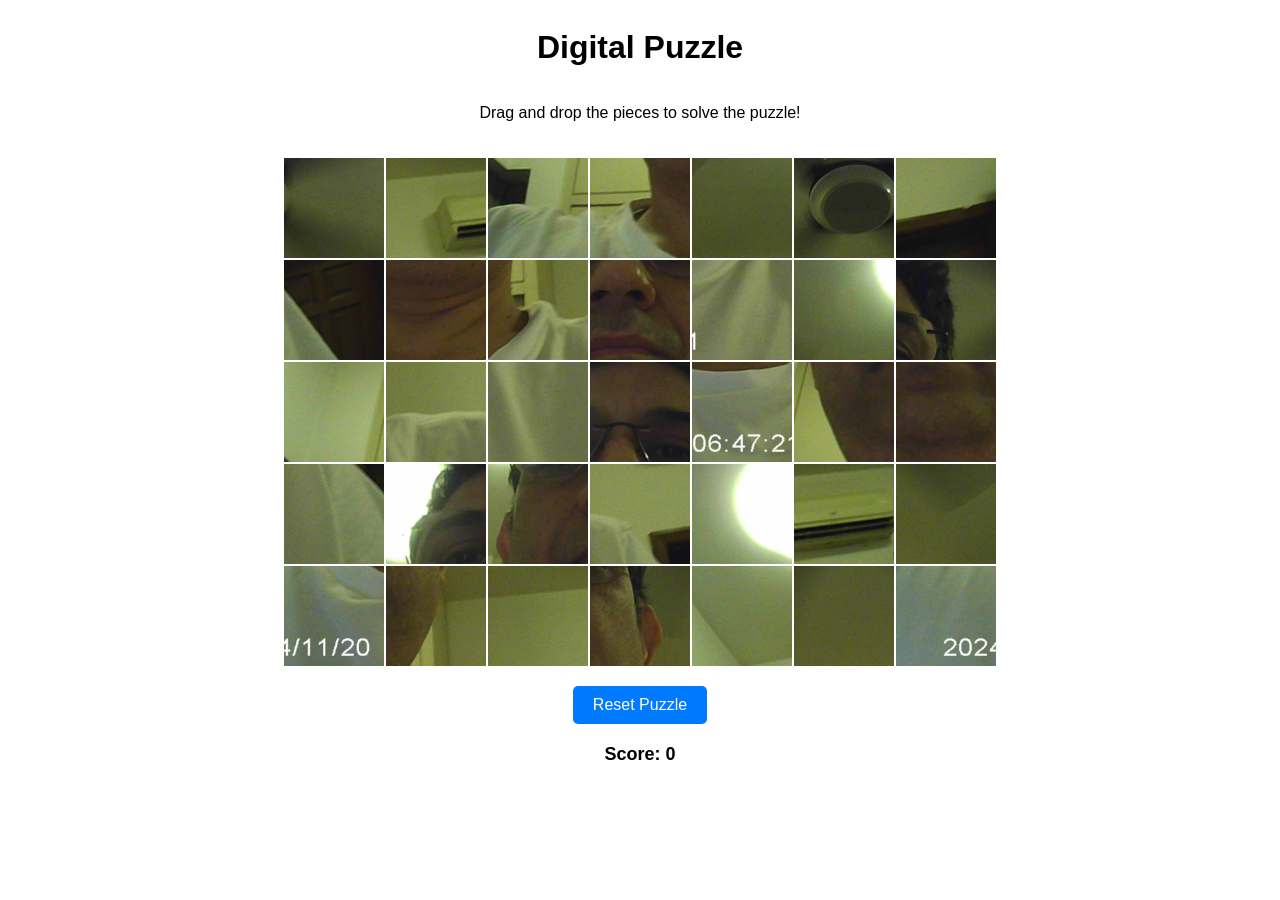
<file: Index.html>
<!DOCTYPE html>
<html lang="en">
<head>
    <meta charset="UTF-8">
    <meta name="viewport" content="width=device-width, initial-scale=1.0">
    <title>Digital Puzzle</title>
    <style>
        body {
            display: flex;
            flex-direction: column;
            align-items: center;
            justify-content: center;
            font-family: Arial, sans-serif;
        }
        .puzzle-container {
            display: grid;
            grid-template-columns: repeat(7, 100px);
            grid-template-rows: repeat(5, 100px);
            gap: 2px;
            margin-top: 20px;
        }
        .puzzle-piece {
            width: 100px;
            height: 100px;
            cursor: grab;
        }
        .reset-button {
            margin-top: 20px;
            padding: 10px 20px;
            font-size: 16px;
            cursor: pointer;
            background-color: #007BFF;
            color: white;
            border: none;
            border-radius: 5px;
        }
        .score {
            margin-top: 20px;
            font-size: 18px;
            font-weight: bold;
        }
    </style>
</head>
<body>
    <h1>Digital Puzzle</h1>
    <p>Drag and drop the pieces to solve the puzzle!</p>
    <div class="puzzle-container" id="puzzleContainer">
        <!-- Puzzle pieces will be dynamically added here -->
    </div>
    <button class="reset-button" id="resetButton">Reset Puzzle</button>
    <div class="score" id="score">Score: 0</div>

    <script>
        const puzzleContainer = document.getElementById('puzzleContainer');
        const resetButton = document.getElementById('resetButton');
        const scoreElement = document.getElementById('score');

        let score = 0;

        // Define puzzle piece paths for a single puzzle
        const piecePaths = [
            ...Array(35).keys()
        ].map(i => `puzzle1/piece_${Math.floor(i / 7)}_${i % 7}.jpg`);

        // Function to shuffle and load puzzle pieces
        function loadPuzzlePieces() {
            // Clear the container
            puzzleContainer.innerHTML = '';

            // Shuffle pieces randomly
            const shuffledPieces = piecePaths.sort(() => Math.random() - 0.5);

            // Add pieces to the container
            shuffledPieces.forEach((path, index) => {
                const img = document.createElement('img');
                img.src = path;
                img.alt = `Puzzle Piece ${index + 1}`;
                img.classList.add('puzzle-piece');
                img.draggable = true;

                // Add drag-and-drop functionality
                img.addEventListener('dragstart', dragStart);
                img.addEventListener('dragover', dragOver);
                img.addEventListener('drop', drop);

                puzzleContainer.appendChild(img);
            });

            // Reset score
            score = 0;
            updateScore();
        }

        // Initial load of puzzle pieces
        loadPuzzlePieces();

        // Reset button functionality
        resetButton.addEventListener('click', loadPuzzlePieces);

        let draggedElement = null;

        function dragStart(event) {
            draggedElement = event.target;
        }

        function dragOver(event) {
            event.preventDefault();
        }

        function drop(event) {
            event.preventDefault();
            const target = event.target;

            if (target && target !== draggedElement && target.classList.contains('puzzle-piece')) {
                // Swap the dragged and target pieces
                const draggedSrc = draggedElement.src;
                draggedElement.src = target.src;
                target.src = draggedSrc;

                // Increase score
                score++;
                updateScore();
            }
        }

        function updateScore() {
            scoreElement.textContent = `Score: ${score}`;
        }
    </script>
</body>
</html>
</file>
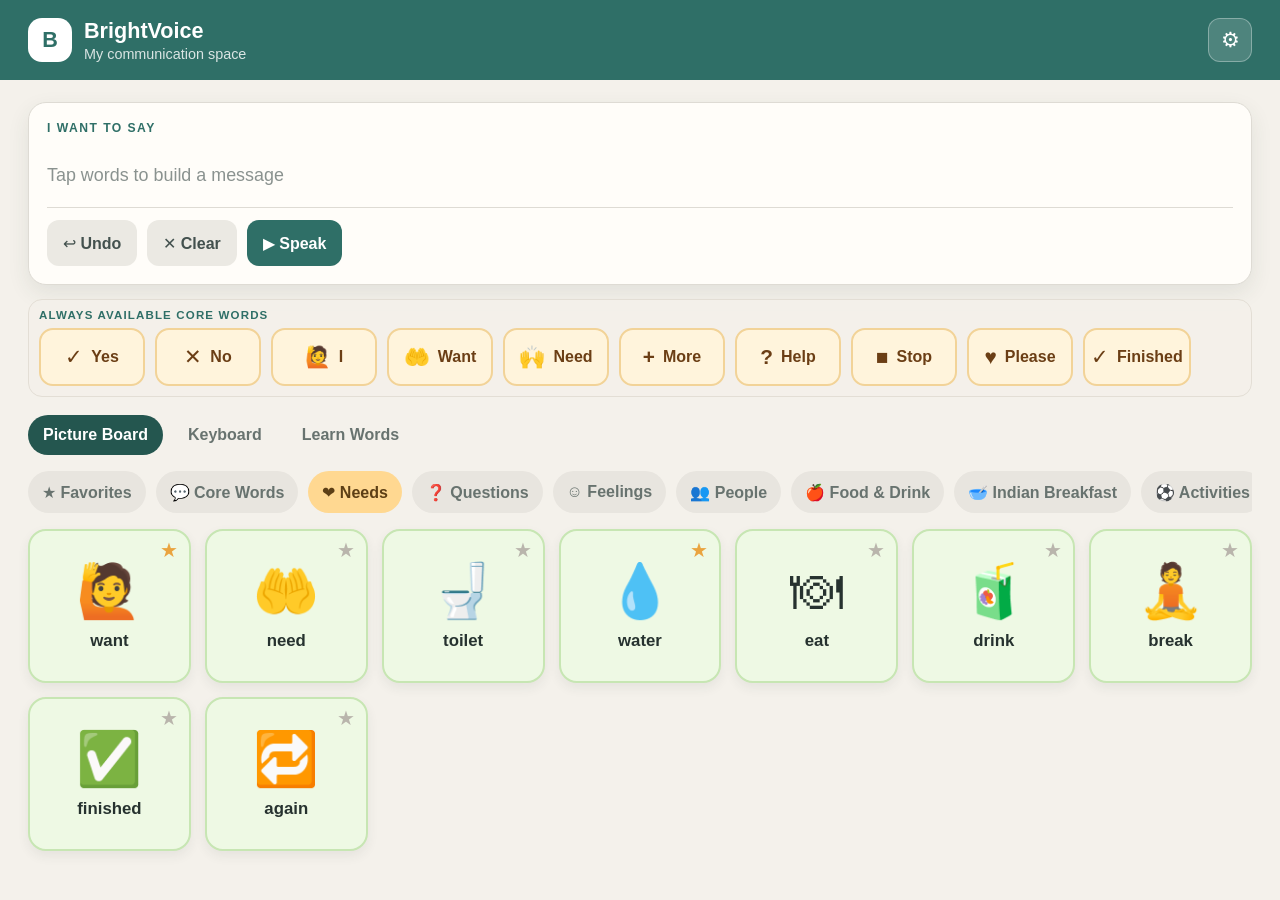
<file: autism-support-tools/awaz-brightvoice-aac/index.html>
<!doctype html>
<html lang="en">
  <head>
    <meta charset="UTF-8" />
    <meta name="viewport" content="width=device-width, initial-scale=1.0" />
    <meta name="theme-color" content="#2f6f67" />
    <title>BrightVoice AAC</title>
    <link rel="stylesheet" href="styles.css" />
  </head>
  <body>
    <header class="app-header">
      <div class="brand">
        <div class="logo" aria-hidden="true">B</div>
        <div>
          <h1>BrightVoice</h1>
          <p>My communication space</p>
        </div>
      </div>
      <button class="icon-button" id="settingsButton" type="button" aria-label="Open caregiver settings">
        <span aria-hidden="true">&#9881;</span>
      </button>
    </header>

    <main>
      <section class="sentence-panel" aria-label="Sentence builder">
        <div class="sentence-label">I want to say</div>
        <div class="sentence-output" id="sentenceOutput" role="status" aria-live="polite">
          <span class="placeholder">Tap words to build a message</span>
        </div>
        <div class="sentence-actions">
          <button class="action-button secondary" id="undoButton" type="button">&#8617; Undo</button>
          <button class="action-button secondary" id="clearButton" type="button">&#10005; Clear</button>
          <button class="action-button speak" id="speakButton" type="button">&#9654; Speak</button>
        </div>
      </section>

      <section class="quick-panel" aria-label="Always available core words">
        <div class="quick-label">Always available core words</div>
        <div class="quick-row">
        <button class="quick-card" data-quick="yes"><span>&#10003;</span>Yes</button>
        <button class="quick-card" data-quick="no"><span>&#10005;</span>No</button>
        <button class="quick-card" data-quick="i"><span>&#128587;</span>I</button>
        <button class="quick-card" data-quick="want"><span>&#129330;</span>Want</button>
        <button class="quick-card" data-quick="need"><span>&#128588;</span>Need</button>
        <button class="quick-card" data-quick="more"><span>+</span>More</button>
        <button class="quick-card" data-quick="help"><span>?</span>Help</button>
        <button class="quick-card" data-quick="stop"><span>&#9632;</span>Stop</button>
        <button class="quick-card" data-quick="please"><span>&#9829;</span>Please</button>
        <button class="quick-card" data-quick="finished"><span>&#10003;</span>Finished</button>
        </div>
      </section>

      <nav class="mode-tabs" aria-label="App areas">
        <button class="mode-tab active" data-mode="board" type="button">Picture Board</button>
        <button class="mode-tab" data-mode="keyboard" type="button">Keyboard</button>
        <button class="mode-tab" data-mode="learn" type="button">Learn Words</button>
      </nav>

      <section class="mode-panel active" id="boardPanel">
        <div class="category-strip" id="categoryStrip" aria-label="Word categories"></div>
        <div class="card-grid" id="cardGrid" aria-live="polite"></div>
      </section>

      <section class="mode-panel" id="keyboardPanel">
        <div class="keyboard-card">
          <label for="typedMessage">Type a message</label>
          <textarea id="typedMessage" rows="4" placeholder="Type what you want to say..."></textarea>
          <div class="suggestion-row" id="suggestionRow"></div>
          <div class="keyboard-actions">
            <button class="action-button secondary" id="addTypedButton" type="button">Add to sentence</button>
            <button class="action-button speak" id="speakTypedButton" type="button">&#9654; Speak typed message</button>
          </div>
        </div>
      </section>

      <section class="mode-panel" id="learnPanel">
        <div class="learn-card">
          <div>
            <p class="eyebrow">Vocabulary practice</p>
            <h2>What word is this?</h2>
            <p>Tap the picture, listen, and choose the matching word.</p>
          </div>
          <button class="practice-picture" id="practicePicture" type="button" aria-label="Hear practice word">
            <span id="practiceEmoji">&#127822;</span>
            <small>Tap to listen</small>
          </button>
          <div class="practice-options" id="practiceOptions"></div>
          <div class="practice-feedback" id="practiceFeedback" role="status" aria-live="polite"></div>
          <button class="action-button secondary" id="nextPracticeButton" type="button">Next word</button>
        </div>
      </section>
    </main>

    <dialog id="settingsDialog">
      <form method="dialog" class="settings-form">
        <div class="dialog-header">
          <div>
            <p class="eyebrow">Caregiver area</p>
            <h2>Personalize BrightVoice</h2>
          </div>
          <button class="icon-button" value="cancel" aria-label="Close settings" type="submit">&#10005;</button>
        </div>

        <label>
          Child's name
          <input id="childNameInput" type="text" maxlength="30" placeholder="My child" />
        </label>

        <label>
          Card size
          <select id="cardSizeSelect">
            <option value="large">Large cards</option>
            <option value="extra-large">Extra large cards</option>
            <option value="compact">More cards on screen</option>
          </select>
        </label>

        <label>
          Vocabulary level
          <select id="vocabularyLevelSelect">
            <option value="1">Starter words</option>
            <option value="2">Growing vocabulary</option>
            <option value="3">Full vocabulary</option>
          </select>
        </label>

        <label>
          Speech rate
          <input id="speechRateInput" type="range" min="0.6" max="1.2" step="0.1" value="0.9" />
        </label>

        <div class="settings-section">
          <h3>Add a personal word</h3>
          <div class="form-grid">
            <label>
              Word or phrase
              <input id="customWordInput" type="text" maxlength="40" placeholder="Grandma" />
            </label>
            <label>
              Picture emoji
              <input id="customEmojiInput" type="text" maxlength="4" placeholder="&#128105;" />
            </label>
            <label>
              Category
              <select id="customCategorySelect"></select>
            </label>
          </div>
          <button class="action-button add" id="addCustomWordButton" type="button">+ Add personal word</button>
          <p class="form-message" id="customWordMessage" role="status"></p>
        </div>

        <div class="settings-section">
          <h3>Personal words</h3>
          <div class="custom-word-list" id="customWordList"></div>
        </div>

        <button class="action-button speak full-width" id="saveSettingsButton" value="default" type="submit">Save settings</button>
      </form>
    </dialog>

    <script src="app.js"></script>
  </body>
</html>
</file>
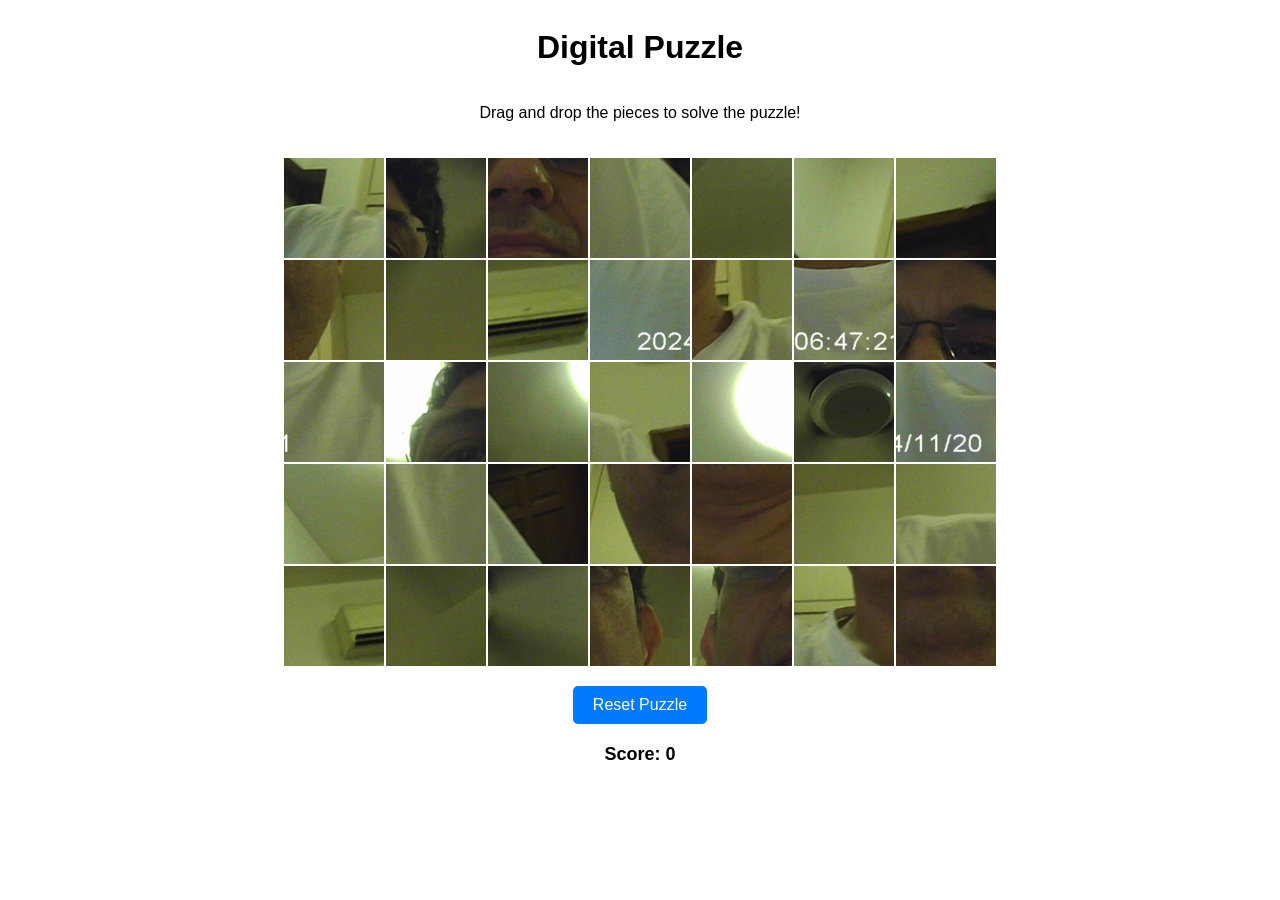
<file: autism-support-tools/digitial-puzzle/Index.html>
<!DOCTYPE html>
<html lang="en">
<head>
    <meta charset="UTF-8">
    <meta name="viewport" content="width=device-width, initial-scale=1.0">
    <title>Digital Puzzle</title>
    <style>
        body {
            display: flex;
            flex-direction: column;
            align-items: center;
            justify-content: center;
            font-family: Arial, sans-serif;
        }
        .puzzle-container {
            display: grid;
            grid-template-columns: repeat(7, 100px);
            grid-template-rows: repeat(5, 100px);
            gap: 2px;
            margin-top: 20px;
        }
        .puzzle-piece {
            width: 100px;
            height: 100px;
            cursor: grab;
        }
        .reset-button {
            margin-top: 20px;
            padding: 10px 20px;
            font-size: 16px;
            cursor: pointer;
            background-color: #007BFF;
            color: white;
            border: none;
            border-radius: 5px;
        }
        .score {
            margin-top: 20px;
            font-size: 18px;
            font-weight: bold;
        }
    </style>
</head>
<body>
    <h1>Digital Puzzle</h1>
    <p>Drag and drop the pieces to solve the puzzle!</p>
    <div class="puzzle-container" id="puzzleContainer">
        <!-- Puzzle pieces will be dynamically added here -->
    </div>
    <button class="reset-button" id="resetButton">Reset Puzzle</button>
    <div class="score" id="score">Score: 0</div>

    <script>
        const puzzleContainer = document.getElementById('puzzleContainer');
        const resetButton = document.getElementById('resetButton');
        const scoreElement = document.getElementById('score');

        let score = 0;

        // Define puzzle piece paths for a single puzzle
        const piecePaths = [
            ...Array(35).keys()
        ].map(i => `puzzle1/piece_${Math.floor(i / 7)}_${i % 7}.jpg`);

        // Function to shuffle and load puzzle pieces
        function loadPuzzlePieces() {
            // Clear the container
            puzzleContainer.innerHTML = '';

            // Shuffle pieces randomly
            const shuffledPieces = piecePaths.sort(() => Math.random() - 0.5);

            // Add pieces to the container
            shuffledPieces.forEach((path, index) => {
                const img = document.createElement('img');
                img.src = path;
                img.alt = `Puzzle Piece ${index + 1}`;
                img.classList.add('puzzle-piece');
                img.draggable = true;

                // Add drag-and-drop functionality
                img.addEventListener('dragstart', dragStart);
                img.addEventListener('dragover', dragOver);
                img.addEventListener('drop', drop);

                puzzleContainer.appendChild(img);
            });

            // Reset score
            score = 0;
            updateScore();
        }

        // Initial load of puzzle pieces
        loadPuzzlePieces();

        // Reset button functionality
        resetButton.addEventListener('click', loadPuzzlePieces);

        let draggedElement = null;

        function dragStart(event) {
            draggedElement = event.target;
        }

        function dragOver(event) {
            event.preventDefault();
        }

        function drop(event) {
            event.preventDefault();
            const target = event.target;

            if (target && target !== draggedElement && target.classList.contains('puzzle-piece')) {
                // Swap the dragged and target pieces
                const draggedSrc = draggedElement.src;
                draggedElement.src = target.src;
                target.src = draggedSrc;

                // Increase score
                score++;
                updateScore();
            }
        }

        function updateScore() {
            scoreElement.textContent = `Score: ${score}`;
        }
    </script>
</body>
</html>
</file>
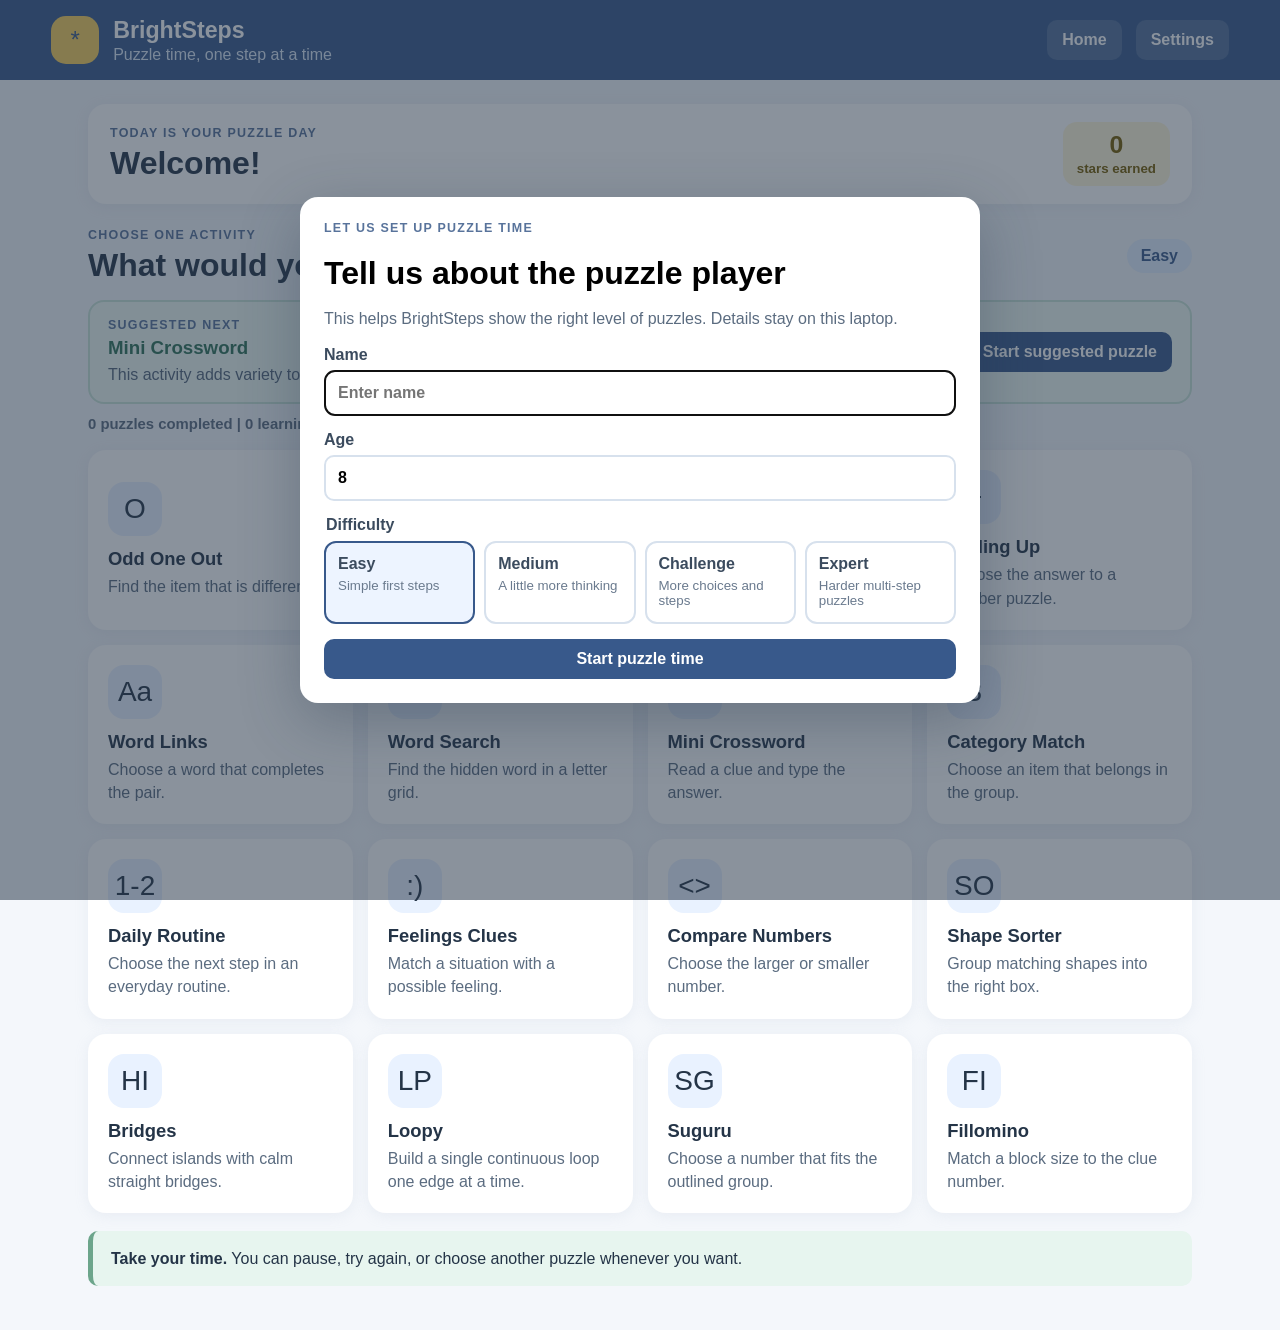
<file: brightsteps/windows/index.html>
<!doctype html>
<html lang="en">
  <head>
    <meta charset="UTF-8" />
    <meta name="viewport" content="width=device-width, initial-scale=1.0" />
    <meta name="theme-color" content="#38598b" />
    <title>BrightSteps Puzzle Time</title>
    <link rel="stylesheet" href="styles.css" />
  </head>
  <body>
    <header class="app-header">
      <div class="brand">
        <div class="logo" aria-hidden="true">*</div>
        <div>
          <h1>BrightSteps</h1>
          <p>Puzzle time, one step at a time</p>
        </div>
      </div>
      <div class="header-actions">
        <button class="soft-button" id="homeButton" type="button">Home</button>
        <button class="soft-button" id="settingsButton" type="button">Settings</button>
      </div>
    </header>

    <main>
      <section class="welcome-bar" aria-live="polite">
        <div>
          <p class="eyebrow">Today is your puzzle day</p>
          <h2 id="welcomeText">Welcome!</h2>
        </div>
        <div class="progress-box">
          <span id="starCount">0</span>
          <small>stars earned</small>
        </div>
      </section>

      <section id="menuView" class="view active">
        <div class="section-heading">
          <div>
            <p class="eyebrow">Choose one activity</p>
            <h2>What would you like to play?</h2>
          </div>
          <span class="difficulty-badge" id="difficultyBadge">Easy</span>
        </div>
        <section class="recommendation-card" id="recommendationCard" aria-live="polite">
          <div>
            <p class="eyebrow">Suggested next</p>
            <h3 id="recommendationTitle">Try a puzzle</h3>
            <p id="recommendationReason">BrightSteps will suggest activities after puzzle time begins.</p>
          </div>
          <button class="primary-button" id="startRecommendationButton" type="button">Start suggested puzzle</button>
        </section>
        <div class="learning-summary" id="learningSummary"></div>
        <div class="puzzle-grid" id="puzzleMenu"></div>
        <div class="calm-note">
          <strong>Take your time.</strong>
          You can pause, try again, or choose another puzzle whenever you want.
        </div>
      </section>

      <section id="gameView" class="view">
        <div class="game-topline">
          <button class="soft-button" id="backButton" type="button">&lt; Back</button>
          <div>
            <p class="eyebrow" id="gameType">Puzzle</p>
            <h2 id="gameTitle">Puzzle title</h2>
          </div>
          <button class="soft-button" id="newPuzzleButton" type="button">New puzzle</button>
        </div>
        <p class="instruction" id="instruction"></p>
        <div id="gameArea" class="game-area"></div>
        <div class="feedback" id="feedback" role="status" aria-live="polite"></div>
      </section>
    </main>

    <dialog id="profileDialog">
      <form method="dialog" class="dialog-card" id="profileForm">
        <p class="eyebrow">Let us set up puzzle time</p>
        <h2>Tell us about the puzzle player</h2>
        <p class="dialog-intro">This helps BrightSteps show the right level of puzzles. Details stay on this laptop.</p>
        <label>
          Name
          <input id="nameInput" type="text" maxlength="24" placeholder="Enter name" required />
        </label>
        <label>
          Age
          <input id="ageInput" type="number" min="4" max="18" value="8" required />
        </label>
        <fieldset>
          <legend>Difficulty</legend>
          <div class="choice-row">
            <label class="choice-card"><input type="radio" name="difficulty" value="easy" checked /><span>Easy<small>Simple first steps</small></span></label>
            <label class="choice-card"><input type="radio" name="difficulty" value="medium" /><span>Medium<small>A little more thinking</small></span></label>
            <label class="choice-card"><input type="radio" name="difficulty" value="challenge" /><span>Challenge<small>More choices and steps</small></span></label>
            <label class="choice-card"><input type="radio" name="difficulty" value="expert" /><span>Expert<small>Harder multi-step puzzles</small></span></label>
          </div>
        </fieldset>
        <button class="primary-button full-width" value="default" type="submit">Start puzzle time</button>
      </form>
    </dialog>

    <dialog id="settingsDialog">
      <form method="dialog" class="dialog-card" id="settingsForm">
        <div class="dialog-heading">
          <div>
            <p class="eyebrow">Caregiver settings</p>
            <h2>Personalize BrightSteps</h2>
          </div>
          <button class="soft-button" value="cancel" type="submit" aria-label="Close settings">×</button>
        </div>
        <label class="toggle-row">
          <span><strong>Spoken encouragement</strong><small>Read positive messages aloud</small></span>
          <input id="speechToggle" type="checkbox" checked />
        </label>
        <label class="toggle-row">
          <span><strong>Quiet mode</strong><small>Use fewer visual celebration effects</small></span>
          <input id="quietToggle" type="checkbox" />
        </label>
        <label class="toggle-row">
          <span><strong>Adaptive puzzle suggestions</strong><small>Recommend practice activities from puzzle responses</small></span>
          <input id="adaptiveToggle" type="checkbox" checked />
        </label>
        <label class="toggle-row">
          <span><strong>Automatic difficulty adjustment</strong><small>Move difficulty gradually after several responses</small></span>
          <input id="autoDifficultyToggle" type="checkbox" />
        </label>
        <p class="settings-note">Suggestions are based only on activity responses. They are not a medical or developmental assessment.</p>
        <button class="soft-button full-width" id="editProfileButton" value="cancel" type="button">Edit name, age, or difficulty</button>
        <button class="primary-button full-width" value="default" type="submit">Save settings</button>
      </form>
    </dialog>

    <script src="app.js"></script>
  </body>
</html>
</file>
<file: autism-support-tools/awaz-brightvoice-aac/styles.css>
:root {
  font-family: "Segoe UI", Arial, sans-serif;
  color: #26322f;
  background: #f4f1eb;
  font-synthesis: none;
  --ink: #26322f;
  --muted: #68736f;
  --surface: #fffdf9;
  --line: #dedbd4;
  --primary: #2f6f67;
  --primary-dark: #24564f;
  --accent: #f4b35f;
  --shadow: 0 8px 22px rgba(46, 61, 57, 0.09);
  --card-width: 148px;
}

* {
  box-sizing: border-box;
}

body {
  margin: 0;
  min-width: 320px;
  min-height: 100vh;
  background: #f4f1eb;
}

button,
input,
select,
textarea {
  font: inherit;
}

button {
  cursor: pointer;
}

.app-header {
  display: flex;
  align-items: center;
  justify-content: space-between;
  padding: 18px 28px;
  color: white;
  background: var(--primary);
}

.brand {
  display: flex;
  align-items: center;
  gap: 12px;
}

.brand h1,
.brand p,
h2,
h3 {
  margin: 0;
}

.brand h1 {
  font-size: 1.35rem;
}

.brand p {
  margin-top: 2px;
  opacity: 0.82;
  font-size: 0.9rem;
}

.logo {
  display: grid;
  width: 44px;
  height: 44px;
  place-items: center;
  color: var(--primary);
  background: white;
  border-radius: 14px;
  font-size: 1.35rem;
  font-weight: 800;
}

.icon-button {
  display: grid;
  width: 44px;
  height: 44px;
  place-items: center;
  color: inherit;
  background: rgba(255, 255, 255, 0.15);
  border: 1px solid rgba(255, 255, 255, 0.32);
  border-radius: 12px;
  font-size: 1.3rem;
}

main {
  max-width: 1500px;
  margin: 0 auto;
  padding: 22px 28px 34px;
}

.sentence-panel,
.keyboard-card,
.learn-card {
  padding: 18px;
  background: var(--surface);
  border: 1px solid var(--line);
  border-radius: 18px;
  box-shadow: var(--shadow);
}

.sentence-label,
.eyebrow {
  margin: 0 0 8px;
  color: var(--primary);
  font-size: 0.76rem;
  font-weight: 800;
  letter-spacing: 0.12em;
  text-transform: uppercase;
}

.sentence-output {
  display: flex;
  min-height: 64px;
  align-items: center;
  flex-wrap: wrap;
  gap: 8px;
  padding: 8px 0;
}

.sentence-chip {
  padding: 10px 12px;
  color: var(--primary-dark);
  background: #e5f1ee;
  border-radius: 12px;
  font-size: 1.12rem;
  font-weight: 700;
}

.placeholder {
  color: #8a928f;
  font-size: 1.12rem;
}

.sentence-actions,
.keyboard-actions {
  display: flex;
  flex-wrap: wrap;
  gap: 10px;
  padding-top: 12px;
  border-top: 1px solid var(--line);
}

.action-button {
  min-height: 46px;
  padding: 0 16px;
  border: 0;
  border-radius: 12px;
  font-weight: 800;
}

.secondary {
  color: #43514e;
  background: #ebe9e3;
}

.speak {
  color: white;
  background: var(--primary);
}

.add {
  color: #50330d;
  background: #f8c984;
}

.full-width {
  width: 100%;
}

.quick-row,
.category-strip,
.mode-tabs {
  display: flex;
  gap: 10px;
  overflow-x: auto;
  scrollbar-width: thin;
}

.quick-panel {
  position: sticky;
  z-index: 3;
  top: 0;
  margin: 14px 0;
  padding: 9px 10px 10px;
  background: rgba(244, 241, 235, 0.96);
  border: 1px solid #e3ded5;
  border-radius: 14px;
}

.quick-label {
  margin-bottom: 7px;
  color: var(--primary);
  font-size: 0.72rem;
  font-weight: 800;
  letter-spacing: 0.1em;
  text-transform: uppercase;
}

.quick-row {
  padding: 0;
}

.quick-card {
  display: flex;
  min-width: 106px;
  min-height: 58px;
  align-items: center;
  gap: 8px;
  justify-content: center;
  color: #6b3e15;
  background: #fff4dc;
  border: 2px solid #f2d398;
  border-radius: 14px;
  font-weight: 800;
}

.quick-card span {
  font-size: 1.3rem;
}

.mode-tabs {
  padding: 4px 0 16px;
}

.mode-tab,
.category-button {
  white-space: nowrap;
  color: var(--muted);
  background: transparent;
  border: 0;
  border-radius: 999px;
  font-weight: 800;
}

.mode-tab {
  padding: 11px 15px;
}

.mode-tab.active {
  color: white;
  background: var(--primary-dark);
}

.mode-panel {
  display: none;
}

.mode-panel.active {
  display: block;
}

.category-strip {
  padding-bottom: 16px;
}

.category-button {
  min-height: 42px;
  padding: 0 14px;
  background: #e8e5df;
}

.category-button.active {
  color: #5d3f15;
  background: #ffd891;
}

.card-grid {
  display: grid;
  grid-template-columns: repeat(auto-fill, minmax(var(--card-width), 1fr));
  gap: 14px;
}

.word-card-shell {
  position: relative;
}

.word-card {
  display: flex;
  width: 100%;
  min-height: 154px;
  align-items: center;
  flex-direction: column;
  justify-content: center;
  padding: 13px;
  color: var(--ink);
  background: var(--surface);
  border: 2px solid var(--line);
  border-radius: 18px;
  box-shadow: 0 5px 12px rgba(46, 61, 57, 0.07);
  transition: transform 120ms ease, border-color 120ms ease;
}

.word-card-shell.category-core .word-card,
.word-card-shell.category-needs .word-card {
  background: #eef9e4;
  border-color: #c7e6b3;
}

.word-card-shell.category-questions .word-card {
  background: #f5edf9;
  border-color: #dec6e9;
}

.word-card-shell.category-feelings .word-card {
  background: #e7f4ff;
  border-color: #bfddf4;
}

.word-card-shell.category-breakfast .word-card,
.word-card-shell.category-food .word-card {
  background: #fff0df;
  border-color: #f0cfaa;
}

.word-card:hover,
.word-card:focus-visible {
  border-color: var(--primary);
  transform: translateY(-3px);
}

.word-card .emoji {
  font-size: 3.3rem;
  line-height: 1.15;
}

.word-card .word-label {
  margin-top: 10px;
  font-size: 1.05rem;
  font-weight: 800;
}

.favorite-button {
  position: absolute;
  top: 6px;
  right: 7px;
  width: 30px;
  height: 30px;
  color: #b9b5ac;
  background: transparent;
  border: 0;
  font-size: 1.25rem;
}

.favorite-button.active {
  color: #eaa43f;
}

.keyboard-card label {
  display: block;
  margin-bottom: 8px;
  color: var(--primary-dark);
  font-weight: 800;
}

textarea,
input,
select {
  width: 100%;
  padding: 12px;
  color: var(--ink);
  background: white;
  border: 1px solid #c8ccc8;
  border-radius: 10px;
}

textarea {
  resize: vertical;
  font-size: 1.18rem;
}

.suggestion-row {
  display: flex;
  min-height: 48px;
  flex-wrap: wrap;
  gap: 8px;
  padding: 12px 0;
}

.suggestion {
  padding: 8px 12px;
  color: var(--primary-dark);
  background: #e5f1ee;
  border: 0;
  border-radius: 999px;
  font-weight: 700;
}

.learn-card {
  display: grid;
  max-width: 700px;
  margin: 0 auto;
  justify-items: center;
  gap: 18px;
  text-align: center;
}

.learn-card p {
  color: var(--muted);
}

.practice-picture {
  display: grid;
  width: 180px;
  height: 180px;
  place-items: center;
  background: #fff4dc;
  border: 3px solid #f2d398;
  border-radius: 28px;
}

.practice-picture span {
  font-size: 5rem;
}

.practice-picture small {
  color: #765027;
  font-weight: 700;
}

.practice-options {
  display: grid;
  width: min(100%, 620px);
  grid-template-columns: repeat(3, 1fr);
  gap: 10px;
}

.practice-option {
  min-height: 58px;
  color: var(--primary-dark);
  background: #e5f1ee;
  border: 2px solid #c0ddd7;
  border-radius: 12px;
  font-weight: 800;
}

.practice-option.correct {
  color: white;
  background: var(--primary);
}

.practice-option.incorrect {
  color: #7e352d;
  background: #fee1da;
  border-color: #e7aaa0;
}

.practice-feedback {
  min-height: 22px;
  color: var(--primary-dark);
  font-weight: 800;
}

dialog {
  width: min(720px, calc(100% - 24px));
  max-height: calc(100vh - 32px);
  padding: 0;
  overflow-y: auto;
  background: var(--surface);
  border: 0;
  border-radius: 18px;
  box-shadow: 0 18px 55px rgba(20, 41, 36, 0.22);
}

dialog::backdrop {
  background: rgba(30, 47, 43, 0.48);
}

.settings-form {
  display: grid;
  gap: 16px;
  padding: 20px;
}

.dialog-header {
  display: flex;
  align-items: center;
  justify-content: space-between;
}

.dialog-header .icon-button {
  color: #4b5b57;
  background: #eeeae4;
  border-color: #e1ddd7;
}

.settings-form label {
  color: #475652;
  font-size: 0.9rem;
  font-weight: 700;
}

.settings-form input,
.settings-form select {
  margin-top: 6px;
}

.settings-section {
  display: grid;
  gap: 10px;
  padding-top: 16px;
  border-top: 1px solid var(--line);
}

.form-grid {
  display: grid;
  grid-template-columns: 2fr 1fr 1.5fr;
  gap: 10px;
}

.form-message {
  min-height: 18px;
  margin: 0;
  color: var(--primary);
  font-size: 0.88rem;
  font-weight: 700;
}

.custom-word-list {
  display: grid;
  gap: 8px;
}

.custom-word-item {
  display: flex;
  align-items: center;
  justify-content: space-between;
  gap: 10px;
  padding: 9px 10px;
  background: #f0eee9;
  border-radius: 10px;
}

.delete-word {
  color: #9a453e;
  background: #fee1da;
  border: 0;
  border-radius: 8px;
  padding: 5px 9px;
  font-weight: 800;
}

body.card-size-extra-large {
  --card-width: 210px;
}

body.card-size-extra-large .word-card {
  min-height: 188px;
}

body.card-size-compact {
  --card-width: 116px;
}

body.card-size-compact .word-card {
  min-height: 128px;
}

@media (max-width: 640px) {
  main {
    padding: 15px;
  }

  .app-header {
    padding: 14px 16px;
  }

  .form-grid {
    grid-template-columns: 1fr;
  }

  .practice-options {
    grid-template-columns: 1fr;
  }
}
</file>
<file: brightsteps/windows/styles.css>
:root {
  font-family: "Segoe UI", Arial, sans-serif;
  color: #243447;
  background: #f4f7fb;
  font-synthesis: none;
}

* { box-sizing: border-box; }
body { margin: 0; min-height: 100vh; background: #f4f7fb; }
button, input { font: inherit; }
button { cursor: pointer; }

.app-header {
  display: flex; justify-content: space-between; align-items: center; gap: 16px;
  padding: 16px clamp(18px, 4vw, 54px); color: white; background: #38598b;
}
.brand, .header-actions, .game-topline, .dialog-heading, .welcome-bar, .section-heading { display: flex; align-items: center; gap: 14px; }
.logo { display: grid; width: 48px; height: 48px; place-items: center; border-radius: 15px; color: #38598b; background: #f8cf5b; font-size: 24px; }
h1, h2, p { margin: 0; }
h1 { font-size: 1.45rem; }
h2 { font-size: clamp(1.45rem, 3vw, 2rem); }
.brand p { color: #dce8f8; margin-top: 2px; }

main { max-width: 1180px; margin: 0 auto; padding: 24px clamp(16px, 4vw, 38px) 44px; }
.welcome-bar, .section-heading { justify-content: space-between; }
.welcome-bar { margin-bottom: 24px; padding: 18px 22px; border-radius: 18px; background: white; box-shadow: 0 3px 14px #a9b8cc28; }
.eyebrow { color: #58739b; font-size: .78rem; font-weight: 800; letter-spacing: .1em; text-transform: uppercase; margin-bottom: 5px; }
.progress-box { min-width: 94px; padding: 9px 14px; text-align: center; border-radius: 14px; background: #fff7da; color: #775c00; }
.progress-box span { display: block; font-size: 1.55rem; font-weight: 800; }
.progress-box small { font-weight: 700; }

.view { display: none; }
.view.active { display: block; }
.difficulty-badge { padding: 8px 14px; border-radius: 99px; background: #e1efff; color: #38598b; font-weight: 800; text-transform: capitalize; }
.recommendation-card { display: flex; justify-content: space-between; align-items: center; gap: 18px; margin-top: 16px; padding: 16px 18px; border: 2px solid #c9e4d8; border-radius: 16px; background: #eef9f4; }
.recommendation-card h3 { margin: 0 0 5px; color: #307359; }
.recommendation-card p:last-child { color: #53657a; line-height: 1.4; }
.learning-summary { margin-top: 12px; color: #5b6c80; font-size: .93rem; font-weight: 700; }
.puzzle-grid { display: grid; grid-template-columns: repeat(auto-fit, minmax(215px, 1fr)); gap: 15px; margin: 18px 0; }
.puzzle-card { padding: 18px; min-height: 178px; text-align: left; border: 2px solid transparent; border-radius: 18px; background: white; color: #243447; box-shadow: 0 3px 14px #a9b8cc28; transition: .15s ease; }
.puzzle-card:hover, .puzzle-card:focus-visible { border-color: #6e93c5; transform: translateY(-2px); outline: none; }
.puzzle-icon { display: grid; width: 54px; height: 54px; place-items: center; border-radius: 16px; background: #e9f2ff; font-size: 28px; }
.puzzle-card h3 { margin: 12px 0 5px; font-size: 1.15rem; }
.puzzle-card p { color: #5b6c80; line-height: 1.45; }
.calm-note { padding: 16px 18px; border-left: 5px solid #6ca58b; border-radius: 10px; background: #e7f5ef; line-height: 1.45; }

.soft-button, .primary-button {
  border: 0; border-radius: 10px; padding: 11px 15px; font-weight: 800;
}
.soft-button { color: #38598b; background: #edf4ff; }
.app-header .soft-button { color: white; background: #ffffff22; }
.primary-button { color: white; background: #38598b; }
.full-width { width: 100%; }

.game-topline { justify-content: space-between; margin-bottom: 16px; }
.game-topline div { flex: 1; }
.instruction { max-width: 740px; color: #53657a; font-size: 1.08rem; line-height: 1.5; margin-bottom: 18px; }
.game-area { min-height: 280px; padding: 20px; border-radius: 18px; background: white; box-shadow: 0 3px 14px #a9b8cc28; }
.choice-grid { display: grid; grid-template-columns: repeat(auto-fit, minmax(115px, 1fr)); gap: 12px; }
.answer-card { min-height: 105px; padding: 12px; border: 3px solid #d9e3ef; border-radius: 16px; background: #fbfdff; color: #243447; font-size: 1.12rem; font-weight: 800; }
.answer-card .big { display: block; font-size: 2rem; margin-bottom: 6px; }
.answer-card:hover, .answer-card:focus-visible { border-color: #82a8d7; outline: none; }
.answer-card.correct { border-color: #4f9c7d; background: #e7f5ef; }
.answer-card.try-again { border-color: #d69e52; background: #fff7df; }
.feedback { min-height: 60px; padding: 14px 2px 0; color: #38598b; font-size: 1.1rem; font-weight: 800; }
.feedback.success { color: #307359; }
.celebrate { animation: pop .55s ease; }
@keyframes pop { 50% { transform: scale(1.03); } }

.pattern-row, .sequence-row { display: flex; flex-wrap: wrap; gap: 12px; align-items: center; justify-content: center; padding: 18px 0 26px; }
.pattern-token { display: grid; width: 68px; height: 68px; place-items: center; border-radius: 16px; background: #eef4fb; font-size: 2rem; font-weight: 800; }
.memory-grid { display: grid; grid-template-columns: repeat(4, minmax(65px, 110px)); justify-content: center; gap: 12px; }
.memory-card { height: 90px; border: 3px solid #cbd9e9; border-radius: 15px; background: #eaf2fb; color: #38598b; font-size: 0; font-weight: 800; }
.memory-card.revealed, .memory-card.matched { font-size: 2rem; background: #fff9e4; }
.memory-card.matched { border-color: #4f9c7d; background: #e7f5ef; }
.word-prompt { text-align: center; padding: 18px 0; font-size: clamp(1.7rem, 5vw, 2.5rem); font-weight: 800; letter-spacing: .08em; color: #38598b; }
.learning-question { max-width: 760px; margin: 0 auto 20px; padding: 15px 17px; border-radius: 14px; background: #edf4ff; color: #38598b; font-size: clamp(1.2rem, 3vw, 1.6rem); font-weight: 800; line-height: 1.35; text-align: center; }
.logic-board { display: grid; gap: 16px; }
.logic-context { padding: 16px 18px; border: 2px solid #d8e6f4; border-radius: 16px; background: #f7fbff; color: #38598b; line-height: 1.45; }
.logic-context .eyebrow { color: #307359; }
.logic-grid { align-items: stretch; }
.logic-choice { display: grid; align-content: center; justify-items: center; gap: 7px; }
.shape-chip { display: grid; width: 54px; height: 54px; place-items: center; border-radius: 16px; background: #edf4ff; color: #38598b; font-size: .78rem; font-weight: 900; letter-spacing: .03em; }
.step-progress { min-height: 32px; padding: 8px 12px; border-radius: 12px; background: #fff7df; color: #715a1b; font-weight: 800; text-align: center; }

dialog { width: min(680px, calc(100vw - 24px)); border: 0; border-radius: 18px; padding: 0; box-shadow: 0 18px 60px #26384f55; }
dialog::backdrop { background: #24344788; }
.dialog-card { display: grid; gap: 15px; padding: 24px; }
.dialog-intro { color: #5b6c80; line-height: 1.45; }
label, legend { color: #3b4b5e; font-weight: 800; }
input[type="text"], input[type="number"] { width: 100%; margin-top: 6px; padding: 12px; border: 2px solid #d7e1ed; border-radius: 10px; }
fieldset { border: 0; padding: 0; margin: 0; }
.choice-row { display: grid; grid-template-columns: repeat(4, 1fr); gap: 9px; margin-top: 7px; }
.choice-card input { position: absolute; opacity: 0; }
.choice-card span { display: block; min-height: 83px; padding: 12px; border: 2px solid #d7e1ed; border-radius: 12px; }
.choice-card input:checked + span { border-color: #38598b; background: #edf4ff; }
.choice-card small, .toggle-row small { display: block; margin-top: 5px; color: #6a7a8e; font-weight: 500; }
.toggle-row { display: flex; justify-content: space-between; align-items: center; gap: 16px; padding: 12px; border-radius: 12px; background: #f4f7fb; }
.toggle-row input { width: 22px; height: 22px; }
.dialog-heading { justify-content: space-between; }
.settings-note { padding: 11px 12px; border-radius: 10px; background: #fff7df; color: #715a1b; font-size: .88rem; line-height: 1.4; }
.wordsearch-grid { display: grid; grid-template-columns: repeat(var(--grid-size), minmax(34px, 52px)); justify-content: center; gap: 7px; }
.letter-cell { aspect-ratio: 1; border: 2px solid #d5e1ef; border-radius: 9px; background: #fbfdff; color: #38598b; font-weight: 800; }
.letter-cell:hover, .letter-cell:focus-visible { border-color: #82a8d7; outline: none; }
.letter-cell.selected { border-color: #4f9c7d; background: #e7f5ef; color: #307359; }
.crossword-card { display: grid; gap: 18px; justify-items: center; padding: 18px 0; }
.crossword-clue { color: #3b4b5e; font-size: 1.2rem; text-align: center; }
.crossword-row { display: flex; flex-wrap: wrap; justify-content: center; gap: 7px; }
.crossword-cell { width: 44px; height: 52px; border: 3px solid #d5e1ef; border-radius: 8px; text-align: center; color: #38598b; font-size: 1.35rem; font-weight: 800; text-transform: uppercase; }
.crossword-cell:focus { border-color: #82a8d7; outline: none; }
.crossword-cell.try-again { border-color: #d69e52; background: #fff7df; }
.crossword-cell.correct { border-color: #4f9c7d; background: #e7f5ef; }

@media (max-width: 620px) {
  .app-header { align-items: center; padding: 10px 14px; }
  .brand { min-width: 0; gap: 8px; }
  .brand p { display: none; }
  .logo { width: 40px; height: 40px; border-radius: 12px; }
  h1 { font-size: 1.12rem; }
  .header-actions { flex-shrink: 0; gap: 6px; }
  .app-header .soft-button { padding: 8px 9px; font-size: .78rem; }
  .game-topline { align-items: stretch; flex-wrap: wrap; }
  .recommendation-card { align-items: stretch; flex-direction: column; }
  .choice-row { grid-template-columns: 1fr; }
  .memory-grid { grid-template-columns: repeat(4, minmax(52px, 1fr)); }
  .wordsearch-grid { gap: 4px; }
  .letter-cell { font-size: .8rem; }
  .answer-card { min-height: 86px; padding: 9px; overflow-wrap: anywhere; }
  .answer-card .big { font-size: clamp(1rem, 5.4vw, 1.42rem); line-height: 1.18; }
}
</file>
